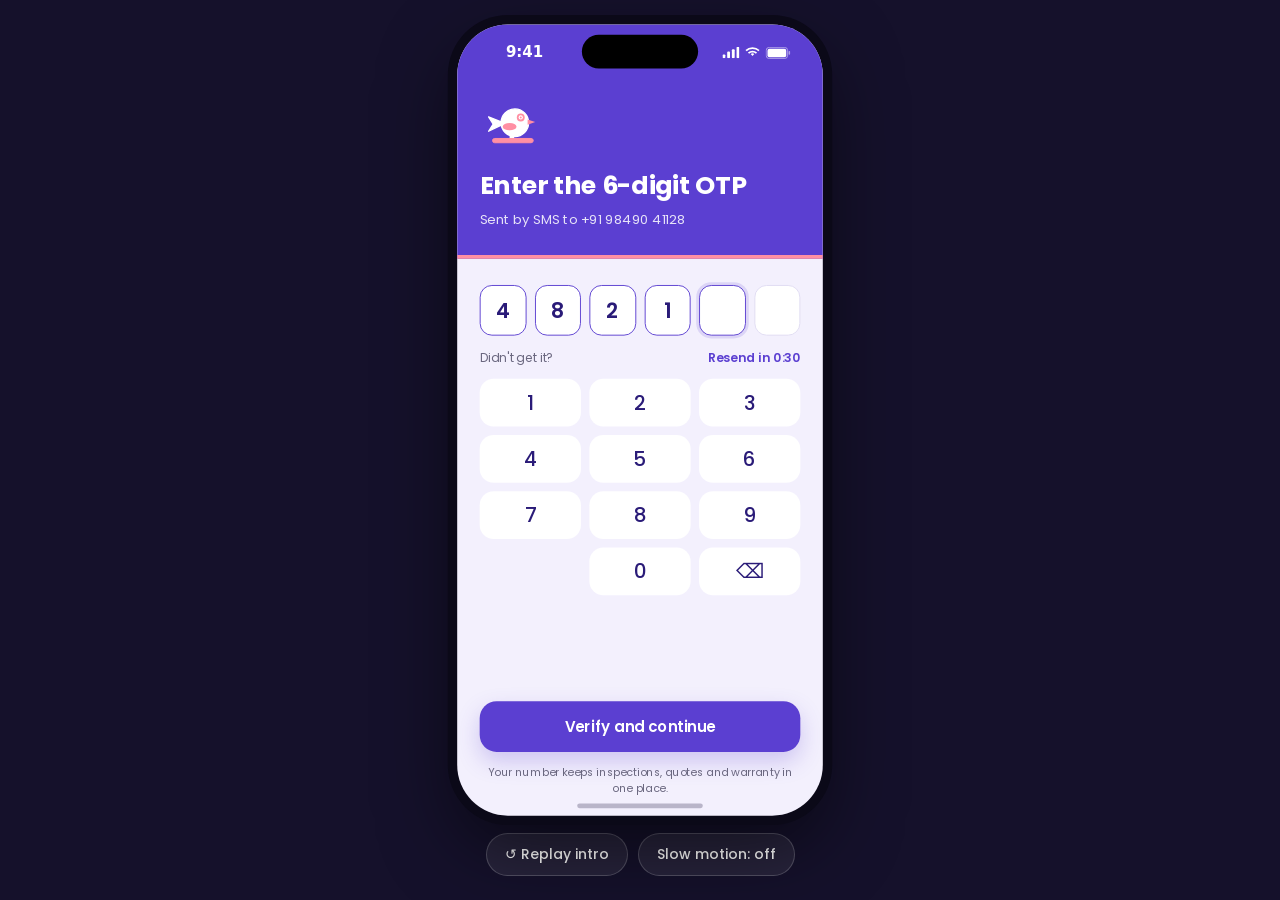
<file: index.html>
<!doctype html>
<html lang="en">
<head>
<meta charset="utf-8">
<meta name="viewport" content="width=device-width, initial-scale=1">
<title>Perchly Intro</title>
<link rel="preconnect" href="https://fonts.googleapis.com">
<link href="https://fonts.googleapis.com/css2?family=Poppins:wght@400;500;600;700&display=swap" rel="stylesheet">
<style>
  :root{
    --violet:#5B3FD1; --indigo:#2A1B78; --pink:#FF8FA3; --lav:#F3F0FD;
    --ink:#2A1B78; --muted:#6B6880;
    --T: 3.4s;            /* total intro length */
  }
  *{box-sizing:border-box;margin:0;padding:0}
  html,body{height:100%}
  body{
    background:#15112b; font-family:Poppins,system-ui,sans-serif;
    display:flex; flex-direction:column; align-items:center; justify-content:center; gap:18px;
    min-height:100vh; padding:16px; overflow:hidden;
  }

  /* ---------- phone shell (fixed 390x844, scaled to fit) ---------- */
  .stage{width:390px;height:844px;transform-origin:center;flex:none}
  .phone{
    position:relative; width:390px; height:844px; border-radius:54px; overflow:hidden;
    background:var(--lav); box-shadow:0 0 0 10px #0b0918, 0 30px 80px rgba(0,0,0,.55);
  }
  .island{position:absolute;top:11px;left:50%;transform:translateX(-50%);width:124px;height:36px;border-radius:20px;background:#000;z-index:50}
  .status{position:absolute;top:0;left:0;right:0;height:54px;display:flex;align-items:center;justify-content:space-between;padding:6px 34px 0 52px;z-index:40;color:#fff;font:600 16px/1 -apple-system,system-ui,sans-serif}
  .status .icons{display:flex;gap:6px;align-items:center}

  /* ---------- background layers ---------- */
  .header{
    position:absolute; left:0; right:0; top:0; height:100%; background:var(--violet);
    border-bottom:4px solid var(--pink); z-index:5;
    animation:headerShrink var(--T) cubic-bezier(.7,0,.2,1) forwards;
  }
  @keyframes headerShrink{
    0%,52%{height:100%; border-bottom-width:0}
    80%,100%{height:250px; border-bottom-width:4px}
  }
  .blackout{position:absolute;inset:0;background:#000;z-index:6;animation:fadeOut var(--T) ease forwards}
  @keyframes fadeOut{0%,40%{opacity:1}58%,100%{opacity:0}}

  /* ---------- the logo ---------- */
  .logo{
    position:absolute; left:30px; top:86px; width:56px; height:42px; z-index:30;
    transform-origin:center;
    animation:logoFly var(--T) cubic-bezier(.65,0,.25,1) forwards;
  }
  /* centre of phone = (195,422); logo centre at rest = (58,107) -> offset (137,315) */
  @keyframes logoFly{
    0%   {transform:translate(137px,315px) scale(0) rotate(-12deg); opacity:0}
    14%  {transform:translate(137px,315px) scale(3.6) rotate(4deg); opacity:1}
    20%  {transform:translate(137px,315px) scale(3.1) rotate(0)}
    48%  {transform:translate(137px,315px) scale(3.1)}
    56%  {transform:translate(137px,300px) scale(3.3)}           /* little lift before take-off */
    82%  {transform:translate(0,0) scale(.92)}
    88%  {transform:translate(0,0) scale(1.06)}
    100% {transform:translate(0,0) scale(1)}
  }
  .logo svg{width:100%;height:100%;overflow:visible}
  .logo .body{fill:var(--indigo);stroke:var(--violet);stroke-width:4;animation:bodyTone var(--T) ease forwards}
  .logo .tail{fill:var(--indigo);stroke:var(--violet);stroke-width:4;stroke-linejoin:round;animation:bodyTone var(--T) ease forwards}
  .logo .leg{fill:var(--violet);animation:legTone var(--T) ease forwards}
  .logo .eyeIn{fill:var(--indigo);animation:eyeTone var(--T) ease forwards}
  .logo .perch{fill:var(--pink);stroke:var(--violet);stroke-width:3;animation:perchTone var(--T) ease forwards}
  @keyframes bodyTone{0%,56%{fill:var(--indigo);stroke:var(--violet)}80%,100%{fill:#fff;stroke:#fff}}
  @keyframes legTone{0%,56%{fill:var(--violet)}80%,100%{fill:#fff}}
  @keyframes eyeTone{0%,56%{fill:var(--indigo)}80%,100%{fill:#fff}}
  @keyframes perchTone{0%,56%{stroke:var(--violet)}80%,100%{stroke:var(--pink)}}
  /* wing flap + blink while the bird is centre stage */
  .logo .wing{transform-box:fill-box;transform-origin:30% 50%;animation:flap var(--T) ease-in-out forwards}
  @keyframes flap{
    0%,22%{transform:rotate(0)} 26%{transform:rotate(-22deg)} 30%{transform:rotate(0)}
    34%{transform:rotate(-22deg)} 38%,100%{transform:rotate(0)}
  }
  .logo .eye{transform-box:fill-box;transform-origin:center;animation:blink var(--T) linear forwards}
  @keyframes blink{0%,42%{transform:scaleY(1)}44%{transform:scaleY(.1)}46%,100%{transform:scaleY(1)}}
  /* soft glow pulse under the big logo */
  .glow{position:absolute;left:50%;top:50%;width:260px;height:260px;margin:-130px 0 0 -130px;border-radius:50%;
    background:radial-gradient(circle,rgba(255,143,163,.35),rgba(91,63,209,0) 65%);z-index:7;
    animation:glow var(--T) ease forwards}
  @keyframes glow{0%,8%{opacity:0;transform:scale(.4)}20%{opacity:1;transform:scale(1)}48%{opacity:.8;transform:scale(1.1)}58%,100%{opacity:0;transform:scale(1.4)}}

  /* ---------- OTP screen content ---------- */
  .content{position:absolute;inset:0;z-index:20}
  .rise{opacity:0;transform:translateY(14px);animation:rise .55s cubic-bezier(.2,.7,.2,1) forwards}
  @keyframes rise{to{opacity:1;transform:none}}
  .d1{animation-delay:calc(var(--T) * .78)} .d2{animation-delay:calc(var(--T) * .82)}
  .d3{animation-delay:calc(var(--T) * .86)} .d4{animation-delay:calc(var(--T) * .89)}
  .d5{animation-delay:calc(var(--T) * .92)} .d6{animation-delay:calc(var(--T) * .95)}

  h1{position:absolute;left:24px;top:156px;color:#fff;font:700 27px/1.15 Poppins;letter-spacing:-.3px}
  .sub{position:absolute;left:24px;top:198px;color:rgba(255,255,255,.85);font:400 14px Poppins}
  .otp{position:absolute;left:24px;right:24px;top:278px;display:grid;grid-template-columns:repeat(6,1fr);gap:9px}
  .otp div{height:54px;border-radius:13px;border:1.5px solid var(--violet);background:#fff;display:grid;place-items:center;font:600 22px Poppins;color:var(--ink);transition:border-color .2s}
  .otp div.empty{border-color:#E1DCF3}
  .otp div.cur{border-color:var(--violet);box-shadow:0 0 0 3px rgba(91,63,209,.15)}
  .resend{position:absolute;left:24px;right:24px;top:346px;display:flex;justify-content:space-between;font:400 13px Poppins;color:var(--muted)}
  .resend b{color:var(--violet);font-weight:600}
  .keys{position:absolute;left:24px;right:24px;top:378px;display:grid;grid-template-columns:repeat(3,1fr);gap:9px}
  .keys button{height:51px;border:0;border-radius:15px;background:#fff;font:500 21px Poppins;color:var(--ink);cursor:pointer}
  .keys button:active{background:#E9E4FB}
  .keys .blank{visibility:hidden}
  .cta{position:absolute;left:24px;right:24px;top:722px;height:54px;border:0;border-radius:18px;background:var(--violet);color:#fff;font:600 16px Poppins;box-shadow:0 10px 24px rgba(91,63,209,.25);cursor:pointer}
  .foot{position:absolute;left:30px;right:30px;top:790px;text-align:center;font:400 11.5px/1.5 Poppins;color:var(--muted)}
  .home{position:absolute;bottom:8px;left:50%;transform:translateX(-50%);width:134px;height:5px;border-radius:3px;background:#B9B5C9;z-index:40}

  /* ---------- controls ---------- */
  .controls{display:flex;gap:10px;flex:none}
  .controls button{font:500 14px Poppins;padding:10px 18px;border-radius:999px;border:1px solid rgba(255,255,255,.2);background:rgba(255,255,255,.08);color:#fff;cursor:pointer}
  .controls button:hover{background:rgba(255,255,255,.16)}

  @media (prefers-reduced-motion: reduce){ :root{--T:.01s} .rise{animation-duration:.01s} }
</style>
</head>
<body>
  <div class="stage" id="stage">
    <div class="phone" id="phone">
      <div class="island"></div>
      <div class="status"><span>9:41</span>
        <span class="icons">
          <svg width="18" height="12" viewBox="0 0 18 12" fill="#fff"><rect x="0" y="8" width="3" height="4" rx="1"/><rect x="5" y="5" width="3" height="7" rx="1"/><rect x="10" y="2.5" width="3" height="9.5" rx="1"/><rect x="15" y="0" width="3" height="12" rx="1"/></svg>
          <svg width="16" height="12" viewBox="0 0 16 12" fill="#fff"><path d="M8 2.2c2.4 0 4.6.9 6.2 2.5l1.3-1.3A10.5 10.5 0 0 0 8 .3 10.5 10.5 0 0 0 .5 3.4l1.3 1.3A8.7 8.7 0 0 1 8 2.2zm0 3.7c1.4 0 2.7.5 3.6 1.4l1.3-1.3A7 7 0 0 0 8 4a7 7 0 0 0-4.9 2l1.3 1.3c.9-.9 2.2-1.4 3.6-1.4zM8 9.6l1.9-1.9a2.7 2.7 0 0 0-3.8 0z"/></svg>
          <svg width="27" height="13" viewBox="0 0 27 13"><rect x=".5" y=".5" width="23" height="12" rx="3.5" fill="none" stroke="#fff" opacity=".5"/><rect x="2" y="2" width="20" height="9" rx="2" fill="#fff"/><rect x="24.5" y="4.5" width="1.6" height="4" rx=".8" fill="#fff" opacity=".5"/></svg>
        </span>
      </div>

      <div class="header"></div>
      <div class="blackout"></div>
      <div class="glow"></div>

      <div class="content">
        <h1 class="rise d1">Enter the 6-digit OTP</h1>
        <p class="sub rise d1">Sent by SMS to +91 98490 41128</p>
        <div class="otp rise d2" id="otp"></div>
        <div class="resend rise d3"><span>Didn't get it?</span><b id="timer">Resend in 0:30</b></div>
        <div class="keys rise d4" id="keys"></div>
        <button class="cta rise d5">Verify and continue</button>
        <p class="foot rise d6">Your number keeps inspections, quotes and warranty in one place.</p>
      </div>

      <!-- Perchly bird -->
      <div class="logo" aria-label="Perchly">
        <svg viewBox="0 0 160 120">
          <path class="tail" d="M10 36 L60 56 L10 80 L24 58 Z"/>
          <rect class="leg" x="74" y="90" width="14" height="14" rx="2"/>
          <circle class="body" cx="90" cy="54" r="42"/>
          <ellipse class="wing" cx="74" cy="66" rx="21" ry="11" transform="rotate(-8 74 66)" fill="#FF8FA3"/>
          <g class="eye">
            <circle cx="108" cy="38" r="12" fill="#FF8FA3"/>
            <circle class="eyeIn" cx="108" cy="38" r="6.5"/>
            <circle cx="108" cy="38" r="3" fill="#FF8FA3"/>
          </g>
          <path d="M129 44 L152 52 L129 60 Z" fill="#FF8FA3"/>
          <rect class="perch" x="22" y="102" width="124" height="13" rx="6.5"/>
        </svg>
      </div>
      <div class="home"></div>
    </div>
  </div>

  <div class="controls">
    <button id="replay">↺ Replay intro</button>
    <button id="slow">Slow motion: off</button>
  </div>

<script>
  /* scale the 390x844 phone to fit any screen */
  const stage = document.getElementById('stage');
  function fit(){
    const s = Math.min((innerWidth-32)/410, (innerHeight-90)/864, 1);
    stage.style.transform = `scale(${s})`;
    stage.style.margin = `${(844*s-844)/2}px ${(390*s-390)/2}px`;
  }
  addEventListener('resize', fit); fit();

  /* OTP boxes + keypad (works after the intro) */
  let code = [];
  const otp = document.getElementById('otp'), keys = document.getElementById('keys');
  function drawOtp(){
    otp.innerHTML = '';
    for(let i=0;i<6;i++){
      const d = document.createElement('div');
      d.textContent = code[i] ?? '';
      if(code[i]===undefined) d.className = i===code.length ? 'cur' : 'empty';
      otp.appendChild(d);
    }
  }
  ['1','2','3','4','5','6','7','8','9','','0','⌫'].forEach(k=>{
    const b = document.createElement('button');
    b.textContent = k;
    if(!k) b.className='blank';
    b.onclick = ()=>{ if(k==='⌫') code.pop(); else if(code.length<6) code.push(k); drawOtp(); };
    keys.appendChild(b);
  });

  /* resend countdown, starts when the screen is shown */
  let tick;
  function startTimer(){
    clearInterval(tick); let t = 30;
    const el = document.getElementById('timer');
    el.textContent = 'Resend in 0:30';
    tick = setInterval(()=>{ t--; el.textContent = t>0 ? `Resend in 0:${String(t).padStart(2,'0')}` : 'Resend OTP'; if(t<=0) clearInterval(tick); },1000);
  }

  function play(){
    code = ['4','8','2','1']; drawOtp();
    const phone = document.getElementById('phone');
    phone.querySelectorAll('*').forEach(el=>{ el.style.animation='none'; el.offsetHeight; el.style.animation=''; });
    const T = parseFloat(getComputedStyle(document.documentElement).getPropertyValue('--T'))*1000;
    setTimeout(startTimer, T*0.85);
  }
  document.getElementById('replay').onclick = play;

  let slow = false;
  document.getElementById('slow').onclick = e=>{
    slow = !slow;
    document.documentElement.style.setProperty('--T', slow ? '10s' : '3.4s');
    e.target.textContent = 'Slow motion: ' + (slow ? 'on' : 'off');
    play();
  };
  play();
</script>
</body>
</html>
</file>
